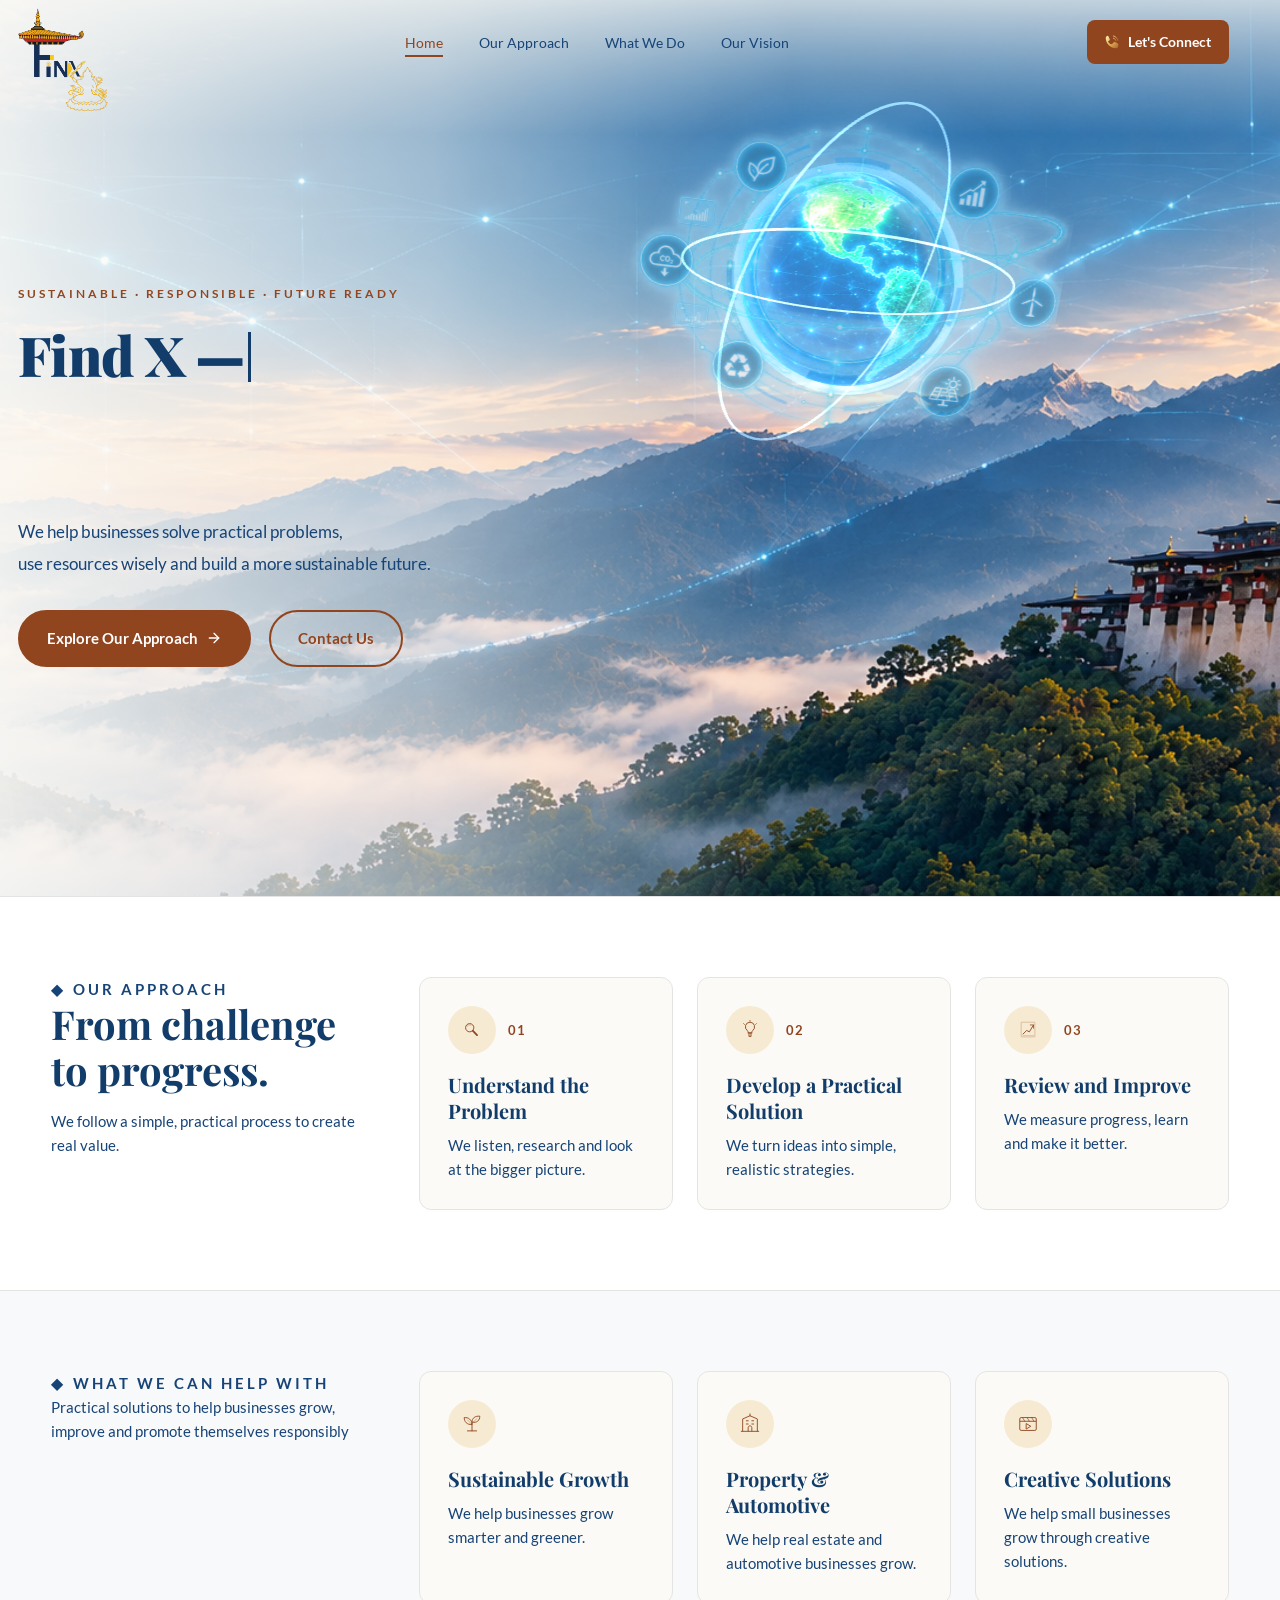
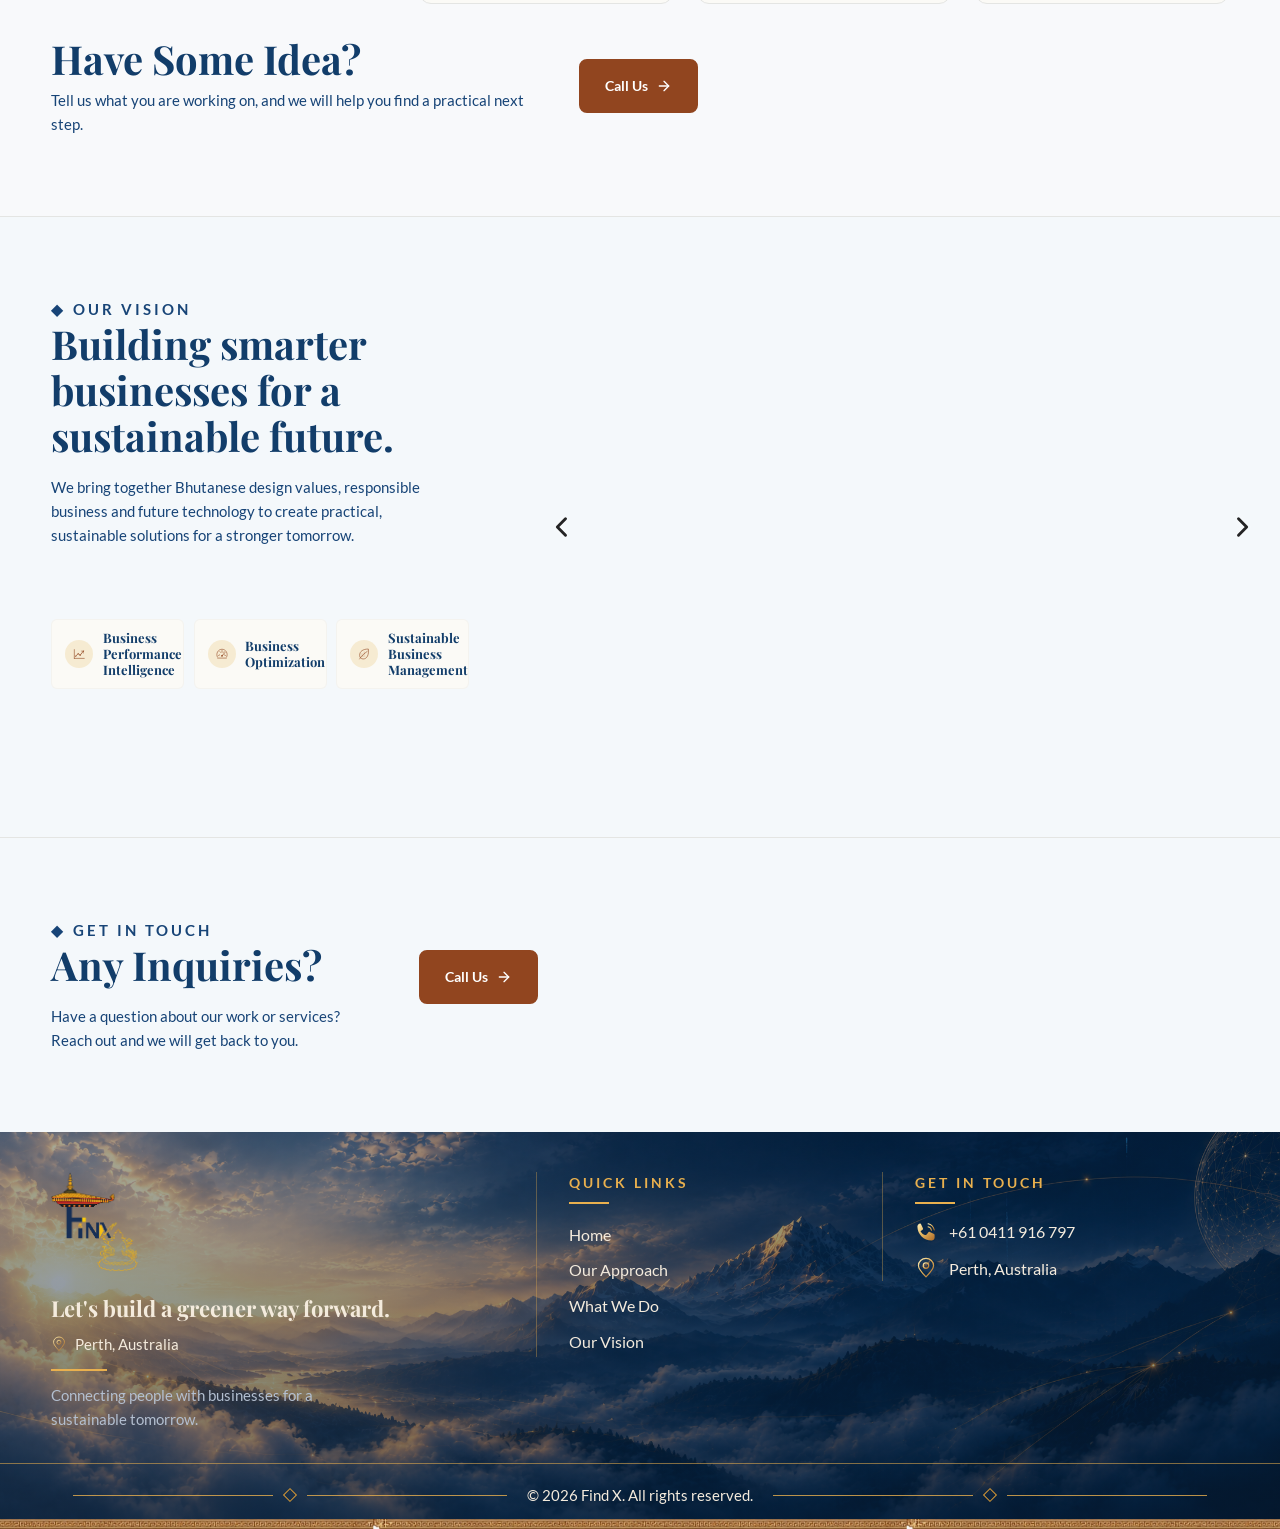
<file: index.html>
<!DOCTYPE html>
<html lang="en">
<head>
  <meta charset="UTF-8">
  <meta name="viewport" content="width=device-width, initial-scale=1.0, viewport-fit=cover">
  <meta name="theme-color" content="#FFFFFF">
  <meta http-equiv="Content-Security-Policy" content="default-src 'none'; script-src 'self'; style-src 'self'; img-src 'self'; font-src 'self'; connect-src 'none'; media-src 'none'; object-src 'none'; frame-src 'none'; worker-src 'none'; manifest-src 'none'; base-uri 'none'; form-action 'none'; upgrade-insecure-requests; require-trusted-types-for 'script'; trusted-types 'none'">
  <meta name="referrer" content="strict-origin-when-cross-origin">
  <title>Find X | Find a greener way forward</title>
  <meta name="description" content="Find X helps businesses solve practical problems, market responsibly and make better use of their resources.">
  <link rel="stylesheet" href="css/style.css">
</head>
<body>

  <svg class="sprite" aria-hidden="true" focusable="false">
    <symbol id="i-arrow-right" viewBox="0 0 24 24" fill="none" stroke="currentColor" stroke-width="2" stroke-linecap="round" stroke-linejoin="round">
      <path d="M5 12h14"/><path d="m12 5 7 7-7 7"/>
    </symbol>
  </svg>

  <a class="skip-link" href="#main">Skip to content</a>

  <header class="site-header">
    <div class="container header-inner">

      <a href="#top" class="logo" aria-label="Find X home">
        <img src="assets/images/logo.png" alt="Find X" class="logo-img" width="200" height="68">
      </a>

      <nav class="site-nav" aria-label="Main navigation">
        <ul class="nav-list">
          <li>
            <a href="#top" aria-current="true">
              <span class="nav-icon nav-icon--home" aria-hidden="true"></span>
              <span class="nav-label">Home</span>
            </a>
          </li>
          <li>
            <a href="#approach">
              <span class="nav-icon nav-icon--approach" aria-hidden="true"></span>
              <span class="nav-label"><span class="nav-long">Our </span>Approach</span>
            </a>
          </li>
          <li>
            <a href="#services">
              <span class="nav-icon nav-icon--services" aria-hidden="true"></span>
              <span class="nav-label"><span class="nav-long">What We Do</span><span class="nav-short">Services</span></span>
            </a>
          </li>
          <li>
            <a href="#vision">
              <span class="nav-icon nav-icon--vision" aria-hidden="true"></span>
              <span class="nav-label"><span class="nav-long">Our </span>Vision</span>
            </a>
          </li>
          <li class="nav-contact">
            <a href="#contact">
              <span class="nav-icon nav-icon--contact" aria-hidden="true"></span>
              <span class="nav-label">Contact</span>
            </a>
          </li>
        </ul>
        <span class="nav-indicator" aria-hidden="true"></span>
      </nav>

      <a href="tel:+610411916797" class="btn-header" aria-label="Let's Connect by phone">
        <img src="assets/icons/phone.svg" alt="" class="icon-sm" width="16" height="16" decoding="async" draggable="false">
        <span class="btn-header-text">Let's Connect</span>
      </a>

    </div>
  </header>

  <main id="main">

    <section id="top" class="hero">
      <div class="container hero-inner">

        <div class="hero-text">
          <p class="eyebrow">SUSTAINABLE · RESPONSIBLE · FUTURE READY</p>

          <h1 class="hero-title">
            <span class="title-line-1">Find X — Find a greener</span>
            <span class="title-line-2">way forward.</span>
          </h1>

          <p class="lead">We help businesses solve practical problems,</p>
          <p class="lead">use resources wisely and build a more sustainable future.</p>

          <div class="hero-actions">
            <a href="#approach" class="btn btn-primary">
              Explore Our Approach
              <svg class="icon icon-sm" aria-hidden="true" focusable="false"><use href="#i-arrow-right"/></svg>
            </a>
            <a href="#contact" class="btn btn-outline">Contact Us</a>
          </div>
        </div>

        <div class="hero-visual">
          <div class="orbit-stage" id="orbit-stage" aria-hidden="true">
            <canvas class="orbit-canvas" id="orbit-canvas"></canvas>
            <img src="assets/images/globe-fallback.png" alt="" class="orbit-fallback" width="1200" height="684" loading="lazy" decoding="async" draggable="false">
          </div>
        </div>

      </div>
    </section>

    <section id="approach" class="approach">
      <div class="container approach-inner">

        <div class="approach-intro">
          <p class="eyebrow">Our Approach</p>
          <h2>From challenge to progress.</h2>
          <p>We follow a simple, practical process to create real value.</p>
        </div>

        <div class="approach-cards">

          <article class="approach-card" tabindex="0">
            <div class="card-head">
              <span class="card-icon"><img src="assets/icons/search.svg" alt="" width="22" height="22" decoding="async"></span>
              <span class="card-num">01</span>
            </div>
            <h3 class="card-title">Understand the Problem</h3>
            <p class="card-summary">We listen, research and look at the bigger picture.</p>

            <div class="card-detail">
              <p class="detail-lead"><strong>We listen, research and look at the bigger picture.</strong></p>
              <ul>
                <li>Conversations with business owners to understand their goals and challenges.</li>
                <li>Research into business needs, existing practices and opportunities.</li>
                <li>Identifying key problems and areas where practical improvements can be made.</li>
              </ul>
            </div>
          </article>

          <article class="approach-card" tabindex="0">
            <div class="card-head">
              <span class="card-icon"><img src="assets/icons/lightbulb.svg" alt="" width="22" height="22" decoding="async"></span>
              <span class="card-num">02</span>
            </div>
            <h3 class="card-title">Develop a Practical Solution</h3>
            <p class="card-summary">We turn ideas into simple, realistic strategies.</p>

            <div class="card-detail">
              <p class="detail-lead"><strong>We turn ideas into simple, realistic strategies.</strong></p>
              <ul>
                <li>Solutions tailored to each business's needs, goals and resources.</li>
                <li>Practical marketing, creative advertising and sustainable business strategies.</li>
                <li>Clear plans and priorities before implementation begins.</li>
              </ul>
            </div>
          </article>

          <article class="approach-card" tabindex="0">
            <div class="card-head">
              <span class="card-icon"><img src="assets/icons/trending-up.svg" alt="" width="22" height="22" decoding="async"></span>
              <span class="card-num">03</span>
            </div>
            <h3 class="card-title">Review and Improve</h3>
            <p class="card-summary">We measure progress, learn and make it better.</p>

            <div class="card-detail">
              <p class="detail-lead"><strong>We measure progress, learn and make it better.</strong></p>
              <ul>
                <li>Track progress against the goals and outcomes agreed upon.</li>
                <li>Regular check-ins to understand what is working and what needs improvement.</li>
                <li>Refine strategies based on feedback and real results.</li>
              </ul>
            </div>
          </article>

        </div>
      </div>
    </section>

    <section id="services" class="approach services">
      <div class="container approach-inner">

        <div class="approach-intro">
          <p class="eyebrow">What We Can Help With</p>
          <p>Practical solutions to help businesses grow, improve and promote themselves responsibly</p>
        </div>

        <div class="approach-cards">

          <article class="approach-card" tabindex="0">
            <div class="card-head">
              <span class="card-icon"><img src="assets/icons/tree.svg" alt="" width="22" height="22" decoding="async"></span>
            </div>
            <h3 class="card-title">Sustainable Growth</h3>
            <p class="card-summary">We help businesses grow smarter and greener.</p>

            <div class="card-detail">
              <p class="detail-lead"><strong>We help businesses grow smarter and greener.</strong></p>
              <ul>
                <li>Identify opportunities to improve business practices and support sustainable growth</li>
                <li>Develop responsible marketing strategies that communicate genuine business values</li>
                <li>Explore practical ways to use resources more efficiently and reduce unnecessary waste</li>
              </ul>
            </div>
          </article>

          <article class="approach-card" tabindex="0">
            <div class="card-head">
              <span class="card-icon"><img src="assets/icons/property.svg" alt="" width="22" height="22" decoding="async"></span>
            </div>
            <h3 class="card-title">Property &amp; Automotive</h3>
            <p class="card-summary">We help real estate and automotive businesses grow.</p>

            <div class="card-detail">
              <p class="detail-lead"><strong>We help real estate and automotive businesses grow.</strong></p>
              <ul>
                <li>Understand business needs and identify opportunities for improvement</li>
                <li>Develop practical strategies to promote properties and vehicles</li>
                <li>Create professional visual content to showcase products and services</li>
              </ul>
            </div>
          </article>

          <article class="approach-card" tabindex="0">
            <div class="card-head">
              <span class="card-icon"><img src="assets/icons/video.svg" alt="" width="22" height="22" decoding="async"></span>
            </div>
            <h3 class="card-title">Creative Solutions</h3>
            <p class="card-summary">We help small businesses grow through creative solutions.</p>

            <div class="card-detail">
              <p class="detail-lead"><strong>We help small businesses grow through creative solutions.</strong></p>
              <ul>
                <li>Create motion graphics and 3D animations for advertising</li>
                <li>Develop engaging promotional materials for products and services</li>
                <li>Explore practical digital solutions that support business growth</li>
              </ul>
            </div>
          </article>

        </div>

        <div class="services-cta">
          <div class="services-cta-text approach-intro">
            <h2>Have Some Idea?</h2>
            <p>Tell us what you are working on, and we will help you find a practical next step.</p>
          </div>
          <div class="hero-actions">
            <a href="tel:+610411916797" class="btn btn-primary">
              Call Us
              <svg class="icon icon-sm" aria-hidden="true" focusable="false"><use href="#i-arrow-right"/></svg>
            </a>
          </div>
        </div>
      </div>
    </section>

    <section id="vision" class="approach vision">
      <div class="container approach-inner">

        <div class="approach-intro">
          <p class="eyebrow">Our Vision</p>
          <h2>Building smarter businesses for a sustainable future.</h2>
          <p>We bring together Bhutanese design values, responsible business and future technology to create practical, sustainable solutions for a stronger tomorrow.</p>

          <div class="vision-cards">

            <article class="approach-card vision-mini" tabindex="0">
              <span class="mini-icon"><img src="assets/icons/analytics.svg" alt="" width="20" height="20" decoding="async"></span>
              <h3 class="card-title">Business Performance Intelligence</h3>

              <div class="card-detail">
                <p class="detail-lead"><strong>Turning business data into meaningful insights.</strong></p>
                <ul>
                  <li>Performance dashboards that present important business indicators</li>
                  <li>Performance matrices to understand strengths and areas needing attention</li>
                  <li>Data-driven insights to support informed business decisions</li>
                </ul>
              </div>
            </article>

            <article class="approach-card vision-mini" tabindex="0">
              <span class="mini-icon"><img src="assets/icons/gauge.svg" alt="" width="20" height="20" decoding="async"></span>
              <h3 class="card-title">Business Optimization</h3>

              <div class="card-detail">
                <p class="detail-lead"><strong>Finding inefficiencies and creating opportunities for improvement.</strong></p>
                <ul>
                  <li>Identify operational inefficiencies and areas of underperformance</li>
                  <li>Understand where time, money and resources can be better utilized</li>
                  <li>Develop practical optimization systems and solutions that improve business performance</li>
                </ul>
              </div>
            </article>

            <article class="approach-card vision-mini" tabindex="0">
              <span class="mini-icon"><img src="assets/icons/leaf.svg" alt="" width="20" height="20" decoding="async"></span>
              <h3 class="card-title">Sustainable Business Management</h3>

              <div class="card-detail">
                <p class="detail-lead"><strong>Making business growth more efficient and sustainable.</strong></p>
                <ul>
                  <li>Encourage responsible and efficient resource utilization</li>
                  <li>Integrate sustainable practices into everyday business operations</li>
                  <li>Support long-term growth through smarter management and continuous improvement</li>
                </ul>
              </div>
            </article>

          </div>
        </div>

        <div class="vision-stage" id="vision-stage">

          <article class="vision-slide" tabindex="0">
            <div class="vision-bg">
              <img src="assets/vision/vision-1.png" alt="" width="800" height="600" decoding="async" draggable="false">
            </div>
            <div class="vision-shade" aria-hidden="true"></div>
            <div class="vision-caption">
              <p class="vision-kicker">01 · Business Performance Intelligence</p>
              <h3 class="vision-title">See the bigger picture.</h3>
              <p class="vision-text">We envision intelligent performance dashboards that bring important business information together, helping businesses understand their current position and make informed decisions.</p>
            </div>
            <div class="card-detail">
              <p class="detail-lead"><strong>Making business performance easier to understand.</strong></p>
              <ul>
                <li>Centralized dashboards presenting key business performance indicators</li>
                <li>Clear performance matrices to track progress against business goals</li>
                <li>Meaningful insights that help business owners make informed decisions</li>
              </ul>
            </div>
          </article>

          <article class="vision-slide" tabindex="0">
            <div class="vision-bg">
              <img src="assets/vision/vision-3.png" alt="" width="800" height="600" decoding="async" draggable="false">
            </div>
            <div class="vision-shade" aria-hidden="true"></div>
            <div class="vision-caption">
              <p class="vision-kicker">02 · Business Optimization</p>
              <h3 class="vision-title">Find inefficiencies. Unlock potential.</h3>
              <p class="vision-text">We aim to help businesses identify where they are losing time, money and resources, turning those findings into practical opportunities for improvement.</p>
            </div>
            <div class="card-detail">
              <p class="detail-lead"><strong>Understanding what holds a business back and how to improve it.</strong></p>
              <ul>
                <li>Identify operational inefficiencies and areas of underperformance</li>
                <li>Analyze business processes to understand where improvements are needed</li>
                <li>Develop practical optimization systems to improve efficiency and performance</li>
              </ul>
            </div>
          </article>

          <article class="vision-slide" tabindex="0">
            <div class="vision-bg">
              <img src="assets/vision/vision-4.png" alt="" width="800" height="600" decoding="async" draggable="false">
            </div>
            <div class="vision-shade" aria-hidden="true"></div>
            <div class="vision-caption">
              <p class="vision-kicker">03 · Sustainable Business Management</p>
              <h3 class="vision-title">Smarter operations. Sustainable growth.</h3>
              <p class="vision-text">We want to help businesses balance performance with responsible resource management, building efficient operations that support long-term sustainable growth.</p>
            </div>
            <div class="card-detail">
              <p class="detail-lead"><strong>Building businesses that grow responsibly and efficiently.</strong></p>
              <ul>
                <li>Encourage efficient use of energy, materials, time and other resources</li>
                <li>Identify opportunities to reduce unnecessary costs and waste</li>
                <li>Support sustainable business practices that create long-term value</li>
              </ul>
            </div>
          </article>

          <article class="vision-slide" tabindex="0">
            <div class="vision-bg">
              <img src="assets/vision/vision-5.png" alt="" width="800" height="600" decoding="async" draggable="false">
            </div>
            <div class="vision-shade" aria-hidden="true"></div>
            <div class="vision-caption">
              <p class="vision-kicker">01 · Business Performance Intelligence</p>
              <h3 class="vision-title">From data to better decisions.</h3>
              <p class="vision-text">We see data as more than numbers. Our vision is to turn business information into useful insights that reveal performance trends and guide better decisions.</p>
            </div>
            <div class="card-detail">
              <p class="detail-lead"><strong>Helping businesses understand what their data is telling them.</strong></p>
              <ul>
                <li>Bring relevant business information together for clearer analysis</li>
                <li>Track important indicators and compare performance over time</li>
                <li>Use data-driven insights to identify opportunities and guide future planning</li>
              </ul>
            </div>
          </article>

          <article class="vision-slide" tabindex="0">
            <div class="vision-bg">
              <img src="assets/vision/vision-2.png" alt="" width="800" height="600" decoding="async" draggable="false">
            </div>
            <div class="vision-shade" aria-hidden="true"></div>
            <div class="vision-caption">
              <p class="vision-kicker">02 · Business Optimization</p>
              <h3 class="vision-title">Better systems. Better performance.</h3>
              <p class="vision-text">We aim to develop practical business systems that simplify operations, improve resource utilization and help businesses work more effectively.</p>
            </div>
            <div class="card-detail">
              <p class="detail-lead"><strong>Turning identified problems into practical improvements.</strong></p>
              <ul>
                <li>Understand operational challenges and recurring inefficiencies</li>
                <li>Improve workflows and make better use of available resources</li>
                <li>Develop scalable solutions that adapt to changing business needs</li>
              </ul>
            </div>
          </article>

          <article class="vision-slide" tabindex="0">
            <div class="vision-bg">
              <img src="assets/vision/vision-4.png" alt="" width="800" height="600" decoding="async" draggable="false">
            </div>
            <div class="vision-shade" aria-hidden="true"></div>
            <div class="vision-caption">
              <p class="vision-kicker">03 · Sustainable Business Management</p>
              <h3 class="vision-title">Efficiency today. A sustainable tomorrow.</h3>
              <p class="vision-text">We envision businesses that make responsible decisions, reduce unnecessary resource consumption and build sustainable practices into their operations.</p>
            </div>
            <div class="card-detail">
              <p class="detail-lead"><strong>Making sustainability part of everyday business decisions.</strong></p>
              <ul>
                <li>Promote responsible resource utilization across business operations</li>
                <li>Identify opportunities to minimize waste and improve efficiency</li>
                <li>Build long-term business value through sustainable management practices</li>
              </ul>
            </div>
          </article>

          <article class="vision-slide" tabindex="0">
            <div class="vision-bg">
              <img src="assets/vision/vision-6.png" alt="" width="800" height="600" decoding="async" draggable="false">
            </div>
            <div class="vision-shade" aria-hidden="true"></div>
            <div class="vision-caption">
              <p class="vision-kicker">04 · Our Future Platform</p>
              <h3 class="vision-title">One platform. A clearer picture of your business.</h3>
              <p class="vision-text">We envision an intelligent business platform that brings business operations, performance insights and management tools together, helping businesses understand their position and identify opportunities for improvement.</p>
            </div>
            <div class="card-detail">
              <p class="detail-lead"><strong>Building an intelligent platform for complete business management.</strong></p>
              <ul>
                <li>Bring essential business operations and performance information together in one place</li>
                <li>Monitor key indicators through clear dashboards and performance matrices</li>
                <li>Identify inefficiencies and turn business insights into actionable improvements</li>
              </ul>
            </div>
          </article>

          <button type="button" class="vision-arrow vision-prev" aria-label="Previous image">
            <img src="assets/icons/left.svg" alt="" width="28" height="28" decoding="async" draggable="false">
          </button>
          <button type="button" class="vision-arrow vision-next" aria-label="Next image">
            <img src="assets/icons/right.svg" alt="" width="28" height="28" decoding="async" draggable="false">
          </button>

        </div>
      </div>
    </section>

    <section id="contact" class="approach contact-section">
      <div class="container approach-inner">

        <div class="approach-intro">
          <p class="eyebrow">Get in Touch</p>
          <h2>Any Inquiries?</h2>
          <p>Have a question about our work or services? Reach out and we will get back to you.</p>
        </div>

        <div class="hero-actions">
          <a href="tel:+610411916797" class="btn btn-primary">
            Call Us
            <svg class="icon icon-sm" aria-hidden="true" focusable="false"><use href="#i-arrow-right"/></svg>
          </a>
        </div>

      </div>
    </section>

  </main>

  <footer class="site-footer">

    <div class="container footer-grid">

      <div class="footer-col footer-brand">
        <a href="#top" class="footer-logo" aria-label="Find X home">
          <span class="footer-logo-plate">
            <img src="assets/images/logo.png" alt="Find X" class="footer-logo-img" width="200" height="180" decoding="async" draggable="false">
          </span>
        </a>

        <p class="footer-tagline">Let's build a greener way forward.</p>

        <p class="footer-location">
          <img src="assets/icons/location.svg" alt="" class="footer-small-icon" width="18" height="18" decoding="async" draggable="false">
          <a href="https://www.google.com/maps/search/?api=1&amp;query=Perth+Western+Australia" target="_blank" rel="noopener noreferrer"><span>Perth, Australia</span></a>
        </p>

        <span class="footer-rule" aria-hidden="true"></span>

        <p class="footer-description">Connecting people with businesses for a sustainable tomorrow.</p>
      </div>

      <nav class="footer-col" aria-labelledby="footer-links-heading">
        <h3 class="footer-heading" id="footer-links-heading">Quick Links</h3>
        <ul class="footer-links">
          <li><a href="#top">Home</a></li>
          <li><a href="#approach">Our Approach</a></li>
          <li><a href="#services">What We Do</a></li>
          <li><a href="#vision">Our Vision</a></li>
        </ul>
      </nav>

      <div class="footer-col">
        <h3 class="footer-heading">Get in Touch</h3>
        <ul class="footer-contact">
          <li>
            <img src="assets/icons/phone.svg" alt="" width="24" height="24" decoding="async" draggable="false">
            <a href="tel:+610411916797">+61 0411 916 797</a>
          </li>
          <li>
            <img src="assets/icons/location.svg" alt="" width="24" height="24" decoding="async" draggable="false">
            <a href="https://www.google.com/maps/search/?api=1&amp;query=Perth+Western+Australia" target="_blank" rel="noopener noreferrer">Perth, Australia</a>
          </li>
        </ul>
      </div>

    </div>

    <div class="container footer-bottom">
      <div class="footer-bottom-inner">
        <span class="footer-rule-group" aria-hidden="true">
          <span class="footer-line"></span>
          <span class="footer-ornament"></span>
          <span class="footer-line"></span>
        </span>

        <p class="footer-copyright">&copy; 2026 Find X. All rights reserved.</p>

        <span class="footer-rule-group footer-rule-group--right" aria-hidden="true">
          <span class="footer-line"></span>
          <span class="footer-ornament"></span>
          <span class="footer-line"></span>
        </span>
      </div>
    </div>

  </footer>
  <div class="footer-divider" aria-hidden="true"></div>
  <script src="js/vendor/three.min.js" integrity="sha384-CI3ELBVUz9XQO+97x6nwMDPosPR5XvsxW2ua7N1Xeygeh1IxtgqtCkGfQY9WWdHu" crossorigin="anonymous" defer></script>
  <script src="js/main.js" defer></script>
  <script src="js/globe.js" defer></script>
</body>
</html>
</file>
<file: css/style.css>
@font-face {
  font-family: "Playfair Display";
  src: url("../assets/fonts/PlayfairDisplay-Bold.woff2") format("woff2");
  font-weight: 700;
  font-style: normal;
  font-display: swap;
}

@font-face {
  font-family: "Lato";
  src: url("../assets/fonts/Lato-Regular.woff2") format("woff2");
  font-weight: 400;
  font-style: normal;
  font-display: swap;
}

@font-face {
  font-family: "Lato";
  src: url("../assets/fonts/Lato-Bold.woff2") format("woff2");
  font-weight: 700;
  font-style: normal;
  font-display: swap;
}

:root {
  --bg: #FBFAF6;
  --white: #FFFFFF;
  --navy: #123D6A;
  --blue: #174477;
  --brown: #91451F;
  --brown-dark: #74361A;
  --gold: #DDA64B;
  --card-border: #E4E5E3;
  --cream: #F6EBD2;
  --ease-out: cubic-bezier(0.22, 0.61, 0.36, 1);

  --header-h: 84px;
  --hero-ratio: calc(377 / 986);
  --hero-image: url("../assets/images/background.png");
}

html {
  scroll-behavior: smooth;
  scrollbar-width: none;
  -ms-overflow-style: none;
}

html::-webkit-scrollbar { display: none; }

html.panel-open body { overflow: hidden; }

*, *::before, *::after { box-sizing: border-box; }

body {
  margin: 0;
  font-family: "Lato", Arial, Helvetica, sans-serif;
  font-size: 15px;
  font-weight: 400;
  line-height: 1.6;
  color: var(--blue);
  background: var(--bg);
  overflow-x: hidden;
  -webkit-font-smoothing: antialiased;
}

img { max-width: 100%; height: auto; display: block; }

p { margin: 0 0 1rem; }

h1 {
  font-family: "Playfair Display", Georgia, "Times New Roman", serif;
  font-weight: 700;
  color: var(--navy);
  margin: 0;
}

.container { width: min(1200px, 92%); margin: 0 auto; }

.sprite {
  position: absolute;
  width: 0;
  height: 0;
  overflow: hidden;
}

.icon { fill: none; stroke: currentColor; flex-shrink: 0; }
.icon-sm { width: 16px; height: 16px; }

.skip-link {
  position: absolute;
  left: -999px;
  top: 0;
  background: var(--brown);
  color: var(--white);
  padding: 0.5rem 1rem;
  z-index: 100;
}

.skip-link:focus { left: 1rem; top: 1rem; }

a:focus-visible,
button:focus-visible,
.approach-card:focus-visible {
  outline: 3px solid var(--gold);
  outline-offset: 3px;
}

.site-header {
  position: sticky;
  top: 0;
  z-index: 20;
  height: var(--header-h);
  background: var(--white);
  box-shadow: 0 1px 0 var(--card-border);
}

.header-inner {
  height: 100%;
  display: flex;
  align-items: center;
  justify-content: space-between;
  gap: 1.5rem;
}

.logo {
  display: inline-flex;
  align-items: center;
  text-decoration: none;
}

.logo-img {
  height: 68px;
  width: auto;
}

.site-nav {
  flex: 1;
  display: flex;
  justify-content: center;
}

.site-nav ul {
  list-style: none;
  display: flex;
  gap: 2.25rem;
  margin: 0;
  padding: 0;
}

.site-nav a {
  color: var(--blue);
  text-decoration: none;
  font-size: 14px;
  padding-top: 2px;
  padding-bottom: 4px;
  border-bottom: 2px solid transparent;
  transition: color 250ms var(--ease-out), border-color 250ms var(--ease-out);
}

.site-nav a:hover { color: var(--brown); }

.site-nav a[aria-current="true"] {
  color: var(--brown);
  border-bottom-color: var(--brown);
}

/* Phone-only pieces of the nav, hidden on larger screens */
.nav-icon,
.nav-short,
.nav-contact,
.nav-indicator { display: none; }

@media (min-width: 769px) and (max-width: 1023px) {
  .site-nav ul { gap: 1.4rem; }
  .logo-img { height: 58px; }
}

.btn-header {
  display: inline-flex;
  align-items: center;
  gap: 0.5rem;
  background: var(--brown);
  color: var(--white);
  font-size: 14px;
  font-weight: 700;
  padding: 0.7rem 1.1rem;
  border-radius: 8px;
  text-decoration: none;
  white-space: nowrap;
  transition: background-color 250ms var(--ease-out);
}

.btn-header:hover { background: var(--brown-dark); }

.btn {
  display: inline-flex;
  align-items: center;
  justify-content: center;
  gap: 0.5rem;
  padding: 0.85rem 1.5rem;
  border-radius: 8px;
  border: 2px solid var(--brown);
  font-size: 14px;
  font-weight: 700;
  text-decoration: none;
  transition: background-color 250ms var(--ease-out), color 250ms var(--ease-out), border-color 250ms var(--ease-out);
}

.btn-primary { background: var(--brown); color: var(--white); }
.btn-primary:hover { background: var(--brown-dark); border-color: var(--brown-dark); }

.btn-outline { background: transparent; color: var(--brown); }
.btn-outline:hover { background: var(--brown); color: var(--white); }

.hero {
  position: relative;
  display: flex;
  align-items: center;
  min-height: calc(100vw * var(--hero-ratio));
  background-color: var(--bg);
  background-image:
    linear-gradient(90deg,
      rgba(251, 250, 246, 0.92) 0%,
      rgba(251, 250, 246, 0.55) 34%,
      rgba(251, 250, 246, 0) 62%),
    var(--hero-image);
  background-repeat: no-repeat;
  background-size: 100% 100%, cover;
  background-position: left top, center center;
}

.hero-inner {
  display: grid;
  grid-template-columns: minmax(0, 1.1fr) minmax(0, 0.9fr);
  align-items: center;
  gap: 2rem;
  padding: 4rem 0;
}

.hero-text {
  max-width: 540px;
  position: relative;
  z-index: 2;
  transform: translate(-12px, -10px);
}

.eyebrow {
  font-size: 11px;
  font-weight: 700;
  text-transform: uppercase;
  letter-spacing: 2px;
  color: var(--brown);
  margin-bottom: 1rem;
}

.hero-title {
  font-size: 44px;
  font-weight: 700;
  line-height: 1.08;
  margin: 0 0 1.25rem;
  min-height: 3.24em;
}

.title-line-1 { display: block; color: var(--navy); }
.title-line-2 { display: block; color: var(--brown); }

.lead {
  font-size: 15px;
  color: var(--blue);
  max-width: 480px;
  margin-bottom: 0.6rem;
}

.hero-actions {
  display: flex;
  flex-wrap: wrap;
  gap: 1rem;
  margin-top: 1.75rem;
}

.hero-visual {
  display: flex;
  justify-content: flex-start;
  align-items: center;
  margin-left: -200px;
  position: relative;
  z-index: 1;
}

.orbit-stage {
  position: relative;
  width: min(100%, 440px);
  aspect-ratio: 1333 / 1181;
  cursor: grab;
  touch-action: none;
  user-select: none;
  -webkit-user-select: none;
  -webkit-tap-highlight-color: transparent;
}

.orbit-stage.is-dragging { cursor: grabbing; }

.orbit-canvas {
  position: absolute;
  inset: 0;
  width: 100%;
  height: 100%;
  display: block;
}

.orbit-fallback {
  display: none;
  width: 100%;
  height: auto;
  pointer-events: none;
  -webkit-user-drag: none;
  user-select: none;
}

.orbit-stage.no-webgl {
  aspect-ratio: auto;
  cursor: default;
}

.orbit-stage.no-webgl .orbit-canvas { display: none; }
.orbit-stage.no-webgl .orbit-fallback { display: block; }

@media (min-width: 768px) and (max-width: 1023px) {
  .hero-inner {
    gap: 1.5rem;
    padding: 3rem 0;
  }

  .hero-text {
    transform: translate(-8px, -8px);
  }

  .hero-title {
    font-size: 36px;
    min-height: 5.4em;
  }

  .hero-visual {
    margin-left: -90px;
  }

  .orbit-stage {
    width: min(100%, 360px);
  }
}

@media (max-width: 767px) {
  .hero {
    display: block;
    min-height: 0;
    background-color: var(--bg);
    background-image: var(--hero-image);
    background-size: 100% auto;
    background-position: center top;
    background-repeat: no-repeat;
    padding-top: calc(100vw * var(--hero-ratio));
  }

  .hero-inner {
    grid-template-columns: 1fr;
    padding: 2.5rem 0 3rem;
    gap: 2.5rem;
  }

  .hero-text {
    max-width: 100%;
    transform: none;
  }

  .hero-title {
    font-size: 36px;
    min-height: 5.4em;
  }
}

/* Phone: Facebook-style tab bar fixed to the bottom of the screen */
@media (max-width: 768px) {
  :root {
    --header-h: 64px;
    --tabbar-h: 62px;
    --tabbar-total: calc(var(--tabbar-h) + env(safe-area-inset-bottom, 0px));
  }

  body { padding-bottom: var(--tabbar-total); }

  .logo-img { height: 48px; }

  .btn-header {
    width: 42px;
    height: 42px;
    padding: 0;
    justify-content: center;
    border-radius: 50%;
  }

  .btn-header .icon-sm { width: 20px; height: 20px; }

  .btn-header-text {
    position: absolute;
    width: 1px;
    height: 1px;
    overflow: hidden;
    clip: rect(0 0 0 0);
    white-space: nowrap;
  }

  .site-nav {
    position: fixed;
    left: 0;
    right: 0;
    bottom: 0;
    z-index: 30;
    display: block;
    height: var(--tabbar-total);
    padding-bottom: env(safe-area-inset-bottom, 0px);
    background: rgba(255, 255, 255, 0.97);
    border-top: 1px solid var(--card-border);
    box-shadow: 0 -4px 18px rgba(18, 61, 106, 0.08);
    -webkit-backdrop-filter: saturate(180%) blur(12px);
    backdrop-filter: saturate(180%) blur(12px);
  }

  .site-nav ul {
    display: grid;
    grid-template-columns: repeat(5, minmax(0, 1fr));
    gap: 0;
    height: var(--tabbar-h);
  }

  .nav-contact { display: block; }

  .site-nav a {
    position: relative;
    display: flex;
    flex-direction: column;
    align-items: center;
    justify-content: center;
    gap: 3px;
    height: 100%;
    padding: 0 2px;
    border: 0;
    color: #65748A;
    font-size: 11px;
    font-weight: 700;
    line-height: 1.1;
    -webkit-tap-highlight-color: transparent;
    isolation: isolate;
    transition: color 200ms var(--ease-out);
  }

  .site-nav a:hover { color: var(--brown); }

  .site-nav a[aria-current="true"] {
    color: var(--brown);
    border: 0;
  }

  /* Press feedback, like a native tab */
  .site-nav a::before {
    content: "";
    position: absolute;
    inset: 6px 8%;
    border-radius: 10px;
    background: var(--cream);
    opacity: 0;
    transform: scale(0.85);
    transition: opacity 200ms var(--ease-out), transform 200ms var(--ease-out);
    z-index: -1;
  }

  .site-nav a:active::before {
    opacity: 1;
    transform: scale(1);
  }

  /* Icons load from assets/icons/ and are used as a mask, so they are
     painted in the link's text colour (grey, or brown when active). */
  .nav-icon {
    display: block;
    width: 24px;
    height: 24px;
    background-color: currentColor;
    -webkit-mask: var(--icon) center / contain no-repeat;
    mask: var(--icon) center / contain no-repeat;
    transition: transform 250ms var(--ease-out);
  }

  .nav-icon--home     { --icon: url("../assets/icons/nav-home.svg"); }
  .nav-icon--approach { --icon: url("../assets/icons/nav-approach.svg"); }
  .nav-icon--services { --icon: url("../assets/icons/nav-services.svg"); }
  .nav-icon--vision   { --icon: url("../assets/icons/nav-vision.svg"); }
  .nav-icon--contact  { --icon: url("../assets/icons/nav-contact.svg"); }

  .site-nav a[aria-current="true"] .nav-icon {
    transform: translateY(-1px) scale(1.1);
  }

  .nav-label {
    max-width: 100%;
    overflow: hidden;
    text-overflow: ellipsis;
    white-space: nowrap;
  }

  .nav-long { display: none; }
  .nav-short { display: inline; }

  /* Sliding bar at the top of the active tab */
  .nav-indicator {
    display: block;
    position: absolute;
    top: -1px;
    left: 0;
    width: 20%;
    height: 3px;
    pointer-events: none;
    transform: translateX(calc(var(--nav-index, 0) * 100%));
    transition: transform 320ms var(--ease-out);
  }

  .nav-indicator::after {
    content: "";
    display: block;
    width: 56%;
    height: 100%;
    margin: 0 auto;
    border-radius: 0 0 3px 3px;
    background: var(--brown);
  }
}

@media (max-width: 340px) {
  .site-nav a { font-size: 10px; }
  .nav-icon { width: 22px; height: 22px; }
}

@media (max-width: 480px) {
  .hero-title { font-size: 32px; }

  .hero-actions { flex-direction: column; }

  .hero-actions .btn { width: 100%; }
}

@media (max-width: 767px) {
  .hero-visual {
    position: absolute;
    top: 0;
    left: 0;
    right: 0;
    height: calc(100vw * var(--hero-ratio));
    margin: 0;
    justify-content: flex-start;
    z-index: 1;
  }

  .orbit-stage {
    position: absolute;
    left: 11vw;
    top: 50%;
    transform: translateY(-50%);
    width: 46vw;
    margin: 0;
  }
}

.type-cursor {
  display: inline-block;
  width: 2px;
  height: 0.9em;
  margin-left: 3px;
  vertical-align: -0.08em;
  background: currentColor;
  animation: cursor-blink 0.9s steps(1) infinite;
  transition: opacity 0.6s var(--ease-out);
}

@keyframes cursor-blink {
  0%, 100% { opacity: 1; }
  50%      { opacity: 0; }
}

.approach {
  scroll-margin-top: var(--header-h);
  padding: 5rem 0;
  background: var(--white);
  border-top: 1px solid var(--card-border);
}

.approach-inner {
  display: grid;
  grid-template-columns: minmax(0, 0.85fr) minmax(0, 2.15fr);
  gap: 3rem;
  align-items: start;
}

.approach-intro .eyebrow::before {
  content: "\25C6";
  margin-right: 0.4rem;
}

.approach-intro h2 {
  font-family: "Playfair Display", Georgia, "Times New Roman", serif;
  font-size: 40px;
  font-weight: 700;
  line-height: 1.15;
  color: var(--navy);
  margin: 0 0 1rem;
}

.approach-intro > p {
  font-size: 15px;
  color: var(--blue);
  max-width: 320px;
  margin: 0;
}

.approach-cards {
  display: grid;
  grid-template-columns: repeat(3, minmax(0, 1fr));
  gap: 1.5rem;
}

.approach-card {
  position: relative;
  background: var(--bg);
  border: 1px solid var(--card-border);
  border-radius: 12px;
  padding: 1.75rem;
  cursor: pointer;
  transition: box-shadow 300ms var(--ease-out);
}

.approach-card:hover {
  box-shadow: 0 10px 26px rgba(18, 61, 106, 0.08);
}

.card-head {
  display: flex;
  align-items: center;
  gap: 0.75rem;
  margin-bottom: 1.1rem;
}

.card-icon {
  width: 48px;
  height: 48px;
  border-radius: 50%;
  background: var(--cream);
  display: grid;
  place-items: center;
  flex-shrink: 0;
}

.card-icon img {
  width: 22px;
  height: 22px;
}

.card-num {
  font-size: 13px;
  font-weight: 700;
  letter-spacing: 1px;
  color: var(--brown);
}

.card-title {
  font-family: "Playfair Display", Georgia, "Times New Roman", serif;
  font-size: 20px;
  font-weight: 700;
  line-height: 1.3;
  color: var(--navy);
  margin: 0 0 0.6rem;
}

.card-summary {
  font-size: 15px;
  line-height: 1.6;
  color: var(--blue);
  margin: 0;
}

.card-detail {
  position: fixed;
  top: 0;
  left: 0;
  right: 0;
  bottom: 0;
  z-index: 9;
  background: var(--white);
  overflow-y: auto;
  overscroll-behavior: contain;
  cursor: pointer;
  padding-top: calc(var(--header-h) + clamp(2.5rem, 6vw, 4.5rem));
  padding-bottom: clamp(2.5rem, 6vw, 4.5rem);
  padding-left: max(1.5rem, calc((100vw - 1100px) / 2));
  padding-right: max(1.5rem, calc((100vw - 1100px) / 2));
  clip-path: inset(0 0 100% 0);
  visibility: hidden;
  transition:
    clip-path 650ms var(--ease-out),
    visibility 0s linear 650ms;
}

.approach-card.is-open .card-detail,
.vision-slide.is-open .card-detail {
  clip-path: inset(0 0 0 0);
  visibility: visible;
  transition:
    clip-path 650ms var(--ease-out),
    visibility 0s;
}

.panel-label {
  font-size: 12px;
  font-weight: 700;
  letter-spacing: 2px;
  text-transform: uppercase;
  color: var(--brown);
  margin: 0 0 1.25rem;
}

.detail-lead {
  font-family: "Playfair Display", Georgia, "Times New Roman", serif;
  font-size: clamp(30px, 3.6vw, 52px);
  font-weight: 700;
  line-height: 1.2;
  color: var(--navy);
  margin: 0 0 2rem;
  min-height: 2.4em;
  max-width: 900px;
}

.card-detail ul {
  margin: 0;
  padding-left: 1.3rem;
  max-width: 780px;
}

.card-detail li {
  font-size: clamp(16px, 1.4vw, 20px);
  line-height: 1.6;
  color: var(--blue);
  margin-bottom: 0.9rem;
}

.card-detail li::marker {
  color: var(--brown);
}

.panel-close {
  position: absolute;
  top: calc(var(--header-h) + 1.25rem);
  right: max(1.5rem, calc((100vw - 1100px) / 2));
  width: 44px;
  height: 44px;
  border: 0;
  border-radius: 50%;
  background: var(--cream);
  display: grid;
  place-items: center;
  cursor: pointer;
  transition: background-color 250ms var(--ease-out), transform 250ms var(--ease-out);
}

.panel-close:hover {
  background: var(--brown);
  transform: rotate(90deg);
}

.panel-close:hover img {
  filter: brightness(0) invert(1);
}

.panel-close img {
  width: 20px;
  height: 20px;
}

@media (max-width: 1023px) {
  .approach-inner {
    grid-template-columns: 1fr;
    gap: 2.5rem;
  }

  .approach-cards {
    grid-template-columns: 1fr;
  }

  .approach-intro > p { max-width: none; }
}

/* Tablets: keep the three cards side by side instead of one long column */
@media (min-width: 768px) and (max-width: 1023px) {
  .approach-cards {
    grid-template-columns: repeat(3, minmax(0, 1fr));
    gap: 1rem;
  }

  .approach-card { padding: 1.35rem; }

  .card-title { font-size: 18px; }
}

@media (max-width: 767px) {
  .approach { padding: 3.5rem 0; }

  .approach-intro h2 { font-size: 32px; }

  .approach-card { padding: 1.4rem; }

  .card-detail {
    padding-left: 1.25rem;
    padding-right: 1.25rem;
    padding-bottom: calc(var(--tabbar-total, 0px) + 2rem);
  }

  .panel-close {
    right: 1.25rem;
    top: calc(var(--header-h) + 0.75rem);
  }

  .detail-lead { font-size: 26px; min-height: 0; }

  .card-detail li { font-size: 16px; }
}

.services { background: #F8F9FB; }

/* "Have Some Idea?" row under the service cards, full width */
.services-cta {
  grid-column: 1 / -1;
  display: flex;
  flex-wrap: wrap;
  align-items: center;
  justify-content: flex-start;
  gap: 1.25rem 3rem;
  margin-top: -1rem;
}

.services-cta h2 { margin: 0 0 0.35rem; font-size: clamp(26px, 2.2vw, 36px); }

.services-cta .approach-intro > p { max-width: 32em; }

.services-cta .hero-actions { margin-top: 0; gap: 0.6rem; }

@media (max-width: 767px) {
  .services-cta { flex-direction: column; align-items: stretch; margin-top: 0; }
}

.vision { background: #F4F8FB; }

.contact-section { background: #F4F8FB; }

@media (min-width: 1024px) {
  .vision .approach-inner {
    grid-template-columns: minmax(0, 37fr) minmax(0, 63fr);
  }
}

.vision-stage {
  position: relative;
  width: calc(100% + (100vw - min(1200px, 92vw)) / 2);
  aspect-ratio: 16 / 9.65;
  overflow: hidden;
  background: #F4F8FB;
}

.vision-stage::after {
  content: "";
  position: absolute;
  top: 0;
  bottom: 0;
  left: 0;
  width: 3%;
  background: linear-gradient(90deg, #F4F8FB 0%, rgba(244, 248, 251, 0) 100%);
  pointer-events: none;
  z-index: 3;
}

.vision-slide {
  position: absolute;
  inset: 0;
  visibility: hidden;
  pointer-events: none;
  cursor: pointer;
  transition: visibility 0s linear 900ms;
}

.vision-slide.is-active {
  visibility: visible;
  pointer-events: auto;
  transition: visibility 0s;
}

.vision-slide.is-leaving {
  visibility: visible;
  pointer-events: none;
  transition: visibility 0s linear 900ms;
}

.vision-slide:focus-visible {
  outline: 3px solid var(--gold);
  outline-offset: 3px;
}

.vision-bg {
  position: absolute;
  inset: 0;
  opacity: 0;
  transform: translateX(6%) scale(1.03);
  transition: transform 900ms var(--ease-out), opacity 900ms var(--ease-out);
}

.vision-bg img {
  width: 100%;
  height: 100%;
  max-width: none;
  object-fit: cover;
  display: block;
  filter: brightness(1.06) saturate(1.08);
}

.vision-slide.is-active .vision-bg {
  opacity: 1;
  transform: none;
}

.vision-slide.is-leaving .vision-bg {
  opacity: 0;
  transform: translateX(-6%) scale(1.02);
}

.vision-shade {
  position: absolute;
  inset: 0;
  background: linear-gradient(0deg, rgba(10, 30, 60, 0.45) 0%, rgba(10, 30, 60, 0) 38%);
}

.vision-caption {
  position: absolute;
  left: 8%;
  bottom: 0;
  max-width: 70%;
  padding: clamp(1.25rem, 3vw, 2.25rem);
  color: #FFFFFF;
  opacity: 0;
  transform: translateY(18px);
  transition: opacity 700ms var(--ease-out), transform 700ms var(--ease-out);
}

.vision-slide.is-live .vision-caption {
  opacity: 1;
  transform: none;
  transition-delay: 350ms;
}

.vision-kicker {
  font-size: 11px;
  font-weight: 700;
  letter-spacing: 2px;
  text-transform: uppercase;
  color: #FFFFFF;
  margin: 0 0 0.6rem;
  text-shadow: 0 1px 4px rgba(0, 0, 0, 0.55), 0 0 12px rgba(0, 0, 0, 0.35);
}

.vision-title {
  font-family: "Playfair Display", Georgia, "Times New Roman", serif;
  font-size: clamp(22px, 2.6vw, 34px);
  font-weight: 700;
  line-height: 1.2;
  color: #FFFFFF;
  margin: 0 0 0.7rem;
  min-height: 2.4em;
  text-shadow: 0 2px 6px rgba(0, 0, 0, 0.55), 0 0 18px rgba(0, 0, 0, 0.35);
}

.vision-text {
  font-size: clamp(14px, 1.1vw, 16px);
  line-height: 1.6;
  color: #FFFFFF;
  margin: 0;
  max-width: 46ch;
  text-shadow: 0 1px 5px rgba(0, 0, 0, 0.6), 0 0 14px rgba(0, 0, 0, 0.35);
}

@media (max-width: 1023px) {
  .vision .container {
    width: 100%;
    max-width: none;
    padding: 0;
  }

  .vision .approach-inner {
    gap: 2rem;
  }

  .vision .approach-intro {
    padding: 0 1.25rem;
  }

  .vision-stage {
    width: 100%;
    aspect-ratio: 16 / 11;
    border-radius: 0;
  }

  .vision-stage::after {
    display: none;
  }

  .vision-caption {
    left: 0;
    max-width: 85%;
    padding: 1.5rem 1.25rem;
  }

  .vision-cards {
    padding: 0 1.25rem;
    max-width: none;
  }
}

@media (max-width: 639px) {
  .vision-stage { aspect-ratio: 4 / 5; }

  .vision-caption {
    max-width: 100%;
    padding: 1.25rem 1rem;
  }

  .vision-kicker {
    font-size: 11px;
    letter-spacing: 1.5px;
    margin-bottom: 0.4rem;
  }

  .vision-title {
    font-size: 20px;
    min-height: 2.5em;
    margin-bottom: 0.5rem;
  }

  .vision-text {
    font-size: 13px;
    line-height: 1.5;
  }

  .vision .approach-intro h2 { font-size: 28px; }

  .vision .approach-intro > p { font-size: 14px; }
}

.vision-cards {
  display: grid;
  grid-template-columns: repeat(3, minmax(0, 1fr));
  gap: 0.6rem;
  margin-top: 4.5rem;
  max-width: 460px;
}

.vision-mini {
  display: flex;
  flex-direction: row;
  align-items: center;
  gap: 0.6rem;
  min-height: 56px;
  padding: 0.6rem 0.8rem;
  background: var(--bg);
  border: 1px solid rgba(228, 229, 227, 0.35);
  border-radius: 6px;
  box-shadow: none;
  cursor: pointer;
  transition: box-shadow 300ms var(--ease-out), border-color 300ms var(--ease-out);
  min-width: 0;
}

.vision-mini:hover {
  border-color: rgba(228, 229, 227, 0.7);
  box-shadow: 0 6px 16px rgba(18, 61, 106, 0.07);
}

.vision-mini .mini-icon {
  width: 28px;
  height: 28px;
  border-radius: 50%;
  background: var(--cream);
  display: grid;
  place-items: center;
  flex-shrink: 0;
  margin: 0;
}

.vision-mini .mini-icon img {
  width: 14px;
  height: 14px;
}

.vision-mini .card-title {
  font-size: 13px;
  line-height: 1.25;
  margin: 0;
}

.vision-mini .card-detail {
  text-align: left;
}

@media (max-width: 639px) {
  .vision-cards {
    gap: 0.5rem;
    margin-top: 2.5rem;
  }

  .vision-mini {
    flex-direction: column;
    align-items: center;
    text-align: center;
    gap: 0.4rem;
    min-height: 0;
    padding: 0.7rem 0.4rem;
  }

  .vision-mini .mini-icon {
    width: 24px;
    height: 24px;
  }

  .vision-mini .mini-icon img {
    width: 12px;
    height: 12px;
  }

  .vision-mini .card-title {
    font-size: 11px;
    line-height: 1.25;
    text-align: center;
  }
}

@media (prefers-reduced-motion: reduce) {
  *, *::before, *::after {
    animation: none !important;
    transition: none !important;
    scroll-behavior: auto !important;
  }
}

:root {
  --footer-bg: #071A2E;
  --footer-gold: #E9B04E;
  --footer-ornament: #D99A35;
  --footer-text: #F4EBDD;
  --footer-muted: #B3BFD0;
  --footer-divider: rgba(233, 176, 78, 0.35);
}

.site-footer {
  position: relative;
  overflow: hidden;
  isolation: isolate;
  color: var(--footer-text);
  font-family: "Lato", Arial, Helvetica, sans-serif;
  background-color: var(--footer-bg);
  background-image:
    linear-gradient(180deg, rgba(7, 26, 46, 0.35) 0%, rgba(7, 26, 46, 0.55) 100%),
    url("../assets/images/footer-bg.png");
  background-size: cover;
  background-position: center bottom;
  background-repeat: no-repeat;
  padding: 2.5rem 0 0.75rem;
}

.footer-grid,
.footer-bottom {
  position: relative;
  z-index: 1;
}

.footer-grid {
  display: grid;
  grid-template-columns: 1.4fr 1fr 1fr;
  align-items: start;
}

.footer-col {
  padding: 0 2rem;
}

.footer-col:first-child {
  padding-left: 0;
}

.footer-col + .footer-col {
  border-left: 1px solid var(--footer-divider);
}

.footer-logo {
  display: inline-block;
  text-decoration: none;
}

.footer-logo-plate {
  display: inline-block;
}

.footer-logo-img {
  display: block;
  height: 64px;
  width: auto;
}

.footer-logo:focus-visible {
  outline: 3px solid var(--footer-gold);
  outline-offset: 4px;
  border-radius: 4px;
}

.footer-tagline {
  font-family: "Playfair Display", Georgia, "Times New Roman", serif;
  font-size: 22px;
  font-weight: 700;
  line-height: 1.35;
  color: var(--footer-text);
  margin: 1rem 0 0.5rem;
}

.footer-location {
  display: flex;
  align-items: center;
  gap: 0.5rem;
  font-size: 15px;
  color: var(--footer-text);
  margin: 0;
}

.footer-small-icon {
  width: 16px;
  height: 16px;
  flex-shrink: 0;
}

.footer-location a {
  color: inherit;
  text-decoration: none;
  transition: color 250ms ease;
}

.footer-location a:hover {
  color: var(--footer-gold);
}

.footer-location a:focus-visible {
  outline: 3px solid var(--footer-gold);
  outline-offset: 3px;
  border-radius: 2px;
}

.footer-rule {
  display: block;
  width: 56px;
  height: 2px;
  background: var(--footer-gold);
  margin: 0.8rem 0;
}

.footer-description {
  font-size: 15px;
  line-height: 1.6;
  color: var(--footer-muted);
  margin: 0;
  max-width: 320px;
}

.footer-heading {
  font-family: "Lato", Arial, Helvetica, sans-serif;
  font-size: 14px;
  font-weight: 700;
  letter-spacing: 3px;
  text-transform: uppercase;
  color: var(--footer-gold);
  margin: 0 0 0.9rem;
}

.footer-heading::after {
  content: "";
  display: block;
  width: 40px;
  height: 2px;
  background: var(--footer-gold);
  margin-top: 0.5rem;
}

.footer-links {
  list-style: none;
  margin: 0;
  padding: 0;
  display: grid;
  gap: 0.25rem;
}

.footer-links a {
  display: inline-block;
  padding: 3px 0;
  font-size: 16px;
  color: var(--footer-text);
  text-decoration: none;
  transition: color 250ms ease;
}

.footer-links a:hover {
  color: var(--footer-gold);
}

.footer-contact {
  list-style: none;
  margin: 0;
  padding: 0;
  display: grid;
  gap: 0.7rem;
}

.footer-contact li {
  display: flex;
  align-items: center;
  gap: 0.75rem;
  font-size: 16px;
  color: var(--footer-text);
}

.footer-contact img {
  width: 22px;
  height: 22px;
  flex-shrink: 0;
}

.footer-contact a {
  color: var(--footer-text);
  text-decoration: none;
  transition: color 250ms ease;
}

.footer-contact a:hover {
  color: var(--footer-gold);
}

.footer-links a:focus-visible,
.footer-contact a:focus-visible {
  outline: 3px solid var(--footer-gold);
  outline-offset: 3px;
  border-radius: 2px;
}

.footer-bottom {
  position: relative;
  margin-top: 2rem;
  padding-top: 1.25rem;
}

.footer-bottom::before {
  content: "";
  position: absolute;
  top: 0;
  left: 50%;
  width: 100vw;
  height: 1px;
  transform: translateX(-50%);
  background: var(--footer-gold);
  opacity: 0.55;
}

.footer-bottom-inner {
  display: grid;
  grid-template-columns: 1fr auto 1fr;
  align-items: center;
  gap: 1.25rem;
}

.footer-rule-group {
  display: flex;
  align-items: center;
  gap: 12px;
}

.footer-rule-group:not(.footer-rule-group--right) {
  justify-content: flex-end;
}

.footer-rule-group--right {
  justify-content: flex-start;
}

.footer-line {
  flex: 1 1 auto;
  max-width: 200px;
  height: 1px;
  background: var(--footer-gold);
  opacity: 0.8;
}

.footer-ornament {
  width: 10px;
  height: 10px;
  border: 1.5px solid var(--footer-ornament);
  transform: rotate(45deg);
  flex-shrink: 0;
}

.footer-copyright {
  font-size: 15px;
  color: var(--footer-text);
  text-align: center;
  margin: 0;
  white-space: nowrap;
}

.footer-divider {
  height: 10px;
  background-color: var(--footer-bg);
  background-image: url("../assets/images/footer-divider.jpeg");
  background-repeat: repeat-x;
  background-position: center;
  background-size: auto 100%;
}

@media (max-width: 1023px) {
  .footer-grid {
    grid-template-columns: 1fr 1fr;
    row-gap: 1.75rem;
  }

  .footer-brand {
    grid-column: 1 / -1;
  }

  .footer-col {
    padding: 0 1.25rem;
  }

  .footer-col:nth-child(2) {
    padding-left: 0;
    border-left: none;
  }

  .footer-bottom-inner {
    grid-template-columns: 1fr;
    justify-items: center;
  }

  .footer-rule-group {
    display: none;
  }

  .footer-copyright {
    white-space: normal;
  }
}

@media (max-width: 639px) {
  .site-footer {
    padding: 2rem 0 0.5rem;
    background-position: 60% bottom;
  }

  .footer-grid {
    grid-template-columns: 1fr;
    row-gap: 1.75rem;
    justify-items: center;
    text-align: center;
  }

  .footer-col,
  .footer-col:first-child,
  .footer-col + .footer-col,
  .footer-col:nth-child(n) {
    border-left: none;
    padding: 0;
  }

  .footer-brand {
    grid-column: auto;
    align-items: center;
  }

  .footer-rule {
    margin: 0.8rem auto;
  }

  .footer-description {
    margin: 0 auto;
  }

  .footer-location {
    justify-content: center;
  }

  .footer-logo-img {
    height: 52px;
  }

  .footer-tagline {
    font-size: 20px;
  }

  .footer-heading::after {
    margin: 0.5rem auto 0;
  }

  .footer-links {
    justify-items: center;
  }

  .footer-contact li {
    justify-content: center;
  }


  .footer-bottom {
    margin-top: 1.5rem;
  }

  .footer-copyright {
    font-size: 14px;
  }

  .footer-divider {
    height: 8px;
  }
}
/* Desktop only (1024px and up). Phone and tablet rules above are unchanged. */
@media (min-width: 1024px) {
  .approach-intro h2 { font-size: clamp(40px, 2.8vw, 52px); }

  .approach-intro > p { max-width: 26em; }

  .vision-stage { max-height: min(80vh, 780px); }
}

/* Small laptops: stack icon over title so the Vision labels are not cut off */
@media (min-width: 1024px) and (max-width: 1279px) {
  .vision-cards { max-width: none; }

  .vision-mini {
    flex-direction: column;
    text-align: center;
    gap: 0.45rem;
    padding: 0.75rem 0.5rem;
  }

  .vision-mini .card-title { font-size: 12px; }

  .card-title { font-size: 18px; }

  .approach-card { padding: 1.5rem; }
}

/* Large desktops: use more of the screen and scale text up */
@media (min-width: 1440px) {
  .container { width: min(1320px, 90%); }

  .vision-stage { width: calc(100% + (100vw - min(1320px, 90vw)) / 2); }

  .site-nav a,
  .btn-header,
  .btn { font-size: 15px; }

  .eyebrow { font-size: 12px; }

  .card-title { font-size: 22px; }

  .card-summary,
  .approach-intro > p { font-size: 16px; }

  .vision-cards { max-width: 520px; }

  .vision-mini .card-title { font-size: 14px; }
}

@media (min-width: 1920px) {
  :root { --header-h: 96px; }

  .container { width: min(1560px, 86%); }

  .vision-stage { width: calc(100% + (100vw - min(1560px, 86vw)) / 2); }

  .logo-img { height: 76px; }

  .site-nav ul { gap: 2.75rem; }

  .site-nav a,
  .btn-header,
  .btn { font-size: 16px; }

  .btn { padding: 1rem 1.75rem; }

  .approach { padding: 6.5rem 0; }

  .approach-cards { gap: 2rem; }

  .approach-card { padding: 2.25rem; }

  .card-title { font-size: 24px; }

  .card-summary,
  .approach-intro > p,
  .vision-text,
  .footer-description,
  .footer-location { font-size: 17px; }

  .footer-links a,
  .footer-contact li { font-size: 17px; }

  .footer-tagline { font-size: 26px; }
}

/* Desktop: hero image runs behind the header; header turns solid once scrolled */
@media (min-width: 1024px) {
  .site-header {
    background: transparent;
    box-shadow: none;
    transition: background-color 300ms var(--ease-out), box-shadow 300ms var(--ease-out);
  }

  .site-header.is-scrolled {
    background: var(--white);
    box-shadow: 0 1px 0 var(--card-border), 0 6px 18px rgba(18, 61, 106, 0.06);
  }

  .hero {
    margin-top: calc(-1 * var(--header-h));
    padding-top: var(--header-h);
    min-height: calc(100vw * var(--hero-ratio) + var(--header-h));
  }
}

@media (min-width: 1024px) {
  .hero {
    background-image:
      linear-gradient(180deg,
        rgba(251, 250, 246, 0.75) 0,
        rgba(251, 250, 246, 0) calc(var(--header-h) * 1.6)),
      linear-gradient(90deg,
        rgba(251, 250, 246, 0.92) 0%,
        rgba(251, 250, 246, 0.55) 34%,
        rgba(251, 250, 246, 0) 62%),
      var(--hero-image);
    background-size: 100% 100%, 100% 100%, cover;
    background-position: left top, left top, center center;
  }
}

/* Desktop: larger logo over the hero, back to normal size once scrolled */
@media (min-width: 1024px) {
  .site-header {
    --logo-h: 68px;
    --logo-h-top: 104px;
  }

  .logo {
    align-self: flex-start;
    margin-top: calc((var(--header-h) - var(--logo-h)) / 2);
  }

  .logo-img {
    height: var(--logo-h-top);
    transition: height 300ms var(--ease-out);
  }

  .site-header.is-scrolled .logo-img { height: var(--logo-h); }
}

@media (min-width: 1920px) {
  .site-header {
    --logo-h: 76px;
    --logo-h-top: 120px;
  }
}

/* Desktop: larger footer logo */
@media (min-width: 1024px) {
  .footer-logo-img { height: 100px; }
}

@media (min-width: 1920px) {
  .footer-logo-img { height: 120px; }
}

/* Phone: hero image runs behind the header, larger logo until scrolled.
   Once scrolled the header is the same solid white bar as before. */
@media (max-width: 767px) {
  .site-header {
    --logo-h: 48px;
    --logo-h-top: 68px;
    background: transparent;
    box-shadow: none;
    transition: background-color 300ms var(--ease-out), box-shadow 300ms var(--ease-out);
  }

  .site-header.is-scrolled {
    background: var(--white);
    box-shadow: 0 1px 0 var(--card-border);
  }

  .logo {
    align-self: flex-start;
    margin-top: calc((var(--header-h) - var(--logo-h)) / 2);
  }

  .logo-img {
    height: var(--logo-h-top);
    transition: height 300ms var(--ease-out);
  }

  .site-header.is-scrolled .logo-img { height: var(--logo-h); }

  .hero {
    margin-top: calc(-1 * var(--header-h));
    padding-top: calc(100vw * var(--hero-ratio) + var(--header-h));
    background-image:
      linear-gradient(180deg,
        rgba(251, 250, 246, 0.7) 0,
        rgba(251, 250, 246, 0) calc(var(--header-h) * 1.4)),
      var(--hero-image);
    background-size: 100% 100%, auto calc(100vw * var(--hero-ratio) + var(--header-h));
    background-position: left top, center top;
    background-repeat: no-repeat;
  }

  /* Globe reaches slightly into the see-through header */
  .hero-visual { top: calc(var(--header-h) - 8vw); }
}

/* Desktop: full-screen hero. Sizes follow both screen width and height,
   so everything fits on short laptop screens too. */
@font-face {
  font-family: "Playfair Display";
  src: url("../assets/fonts/PlayfairDisplay-Black.woff2") format("woff2");
  font-weight: 900;
  font-style: normal;
  font-display: swap;
}

@media (min-width: 1024px) {
  .hero {
    min-height: max(600px, 100vh);
    min-height: max(600px, 100svh);
  }

  .hero-inner {
    grid-template-columns: minmax(0, 1.2fr) minmax(0, 0.8fr);
    padding: 2rem 0;
  }

  .hero-text {
    max-width: none;
    transform: none;
  }

  .eyebrow { font-size: clamp(12px, min(0.95vw, 1.6vh), 16px); letter-spacing: 3px; }

  .hero .eyebrow { margin-bottom: clamp(1rem, 2.4vh, 1.75rem); }

  .hero-title {
    font-weight: 900;
    font-size: clamp(48px, min(4.3vw, 7.4vh), 96px);
    line-height: 1.06;
    letter-spacing: -0.01em;
    min-height: 4.3em;
    margin-bottom: clamp(1rem, 2.4vh, 1.75rem);
  }

  .type-cursor { width: 0.06em; }

  .lead {
    font-size: clamp(17px, min(1.35vw, 2.3vh), 24px);
    max-width: 32em;
    margin-bottom: 0.3rem;
  }

  .hero-actions { gap: 1.1rem; margin-top: clamp(1.5rem, 3.6vh, 2.75rem); }

  .hero .btn {
    font-size: clamp(15px, min(1.1vw, 1.9vh), 19px);
    padding: 0.95em 1.8em;
    border-radius: 999px;
  }

  .hero-visual { margin-left: -12vw; }

  .orbit-stage { width: min(46vw, 80vh, 900px); }
}

/* Desktop hero adjustments: thin strip of the next section shows at the
   bottom, tighter headline gap, content and globe nudged left. */
@media (min-width: 1024px) {
  :root { --hero-shift: clamp(16px, 2.6vw, 64px); }

  .hero {
    min-height: max(600px, calc(100vh - 4px));
    min-height: max(600px, calc(100svh - 4px));
  }

  .hero-title {
    min-height: 0;
    margin-bottom: 1.1rem;
  }

  /* Top stays fixed while the headline types, so only the text below moves */
  .hero-text {
    align-self: start;
    margin-top: calc(min(42vw, 74vh, 820px) * 0.06);
    margin-left: calc(-1 * var(--hero-shift));
  }

  .logo { margin-left: calc(-1 * var(--hero-shift)); }

  .hero-visual { margin-left: -15vw; }

  .orbit-stage { width: min(42vw, 74vh, 820px); }
}

@media (min-width: 1024px) {
  .hero-visual { top: -23vh; }
}

/* Tablet: globe moved up to meet the header (the header is solid white here) */
@media (min-width: 768px) and (max-width: 1023px) {
  .hero-visual { top: -105px; }
}

/* Phone: portrait footer background */
@media (max-width: 767px) {
  .site-footer {
    background-image:
      linear-gradient(180deg, rgba(7, 26, 46, 0.35) 0%, rgba(7, 26, 46, 0.55) 100%),
      url("../assets/images/mobile_footer.png");
    background-position: center center;
  }
}

/* Vision slideshow: swipe support + previous/next buttons */
.vision-stage {
  touch-action: pan-y;
  user-select: none;
  -webkit-user-select: none;
}

/* Almost-transparent chevrons on the middle of the left and right edges */
.vision-arrow {
  position: absolute;
  top: 50%;
  z-index: 4;
  display: grid;
  place-items: center;
  width: 44px;
  height: 64px;
  padding: 0;
  border: 0;
  background: transparent;
  cursor: pointer;
  opacity: 0.85;
  transform: translateY(-50%);
  transition: opacity 250ms var(--ease-out);
}

.vision-arrow img {
  width: 28px;
  height: 28px;
  filter: drop-shadow(0 0 2px rgba(255, 255, 255, 0.9));
  pointer-events: none;
}

.vision-prev { left: clamp(0.75rem, 3%, 2rem); }
.vision-next { right: clamp(0.25rem, 1.5vw, 1rem); }

.vision-arrow:hover,
.vision-arrow:focus-visible { opacity: 1; }

.vision-arrow:focus-visible {
  outline: 2px solid rgba(255, 255, 255, 0.8);
  outline-offset: 2px;
  border-radius: 6px;
}

/* Going back: images slide in from the left and leave to the right */
.vision-stage.is-back .vision-slide .vision-bg { transform: translateX(-6%) scale(1.03); }
.vision-stage.is-back .vision-slide.is-active .vision-bg { transform: none; }
.vision-stage.is-back .vision-slide.is-leaving .vision-bg { transform: translateX(6%) scale(1.02); }


/* 404 page */
.notfound-page { padding-bottom: 0; }

.notfound {
  min-height: 100vh;
  min-height: 100svh;
  display: flex;
  flex-direction: column;
  align-items: center;
  justify-content: center;
  gap: 0.75rem;
  padding: 2rem 1.25rem;
  text-align: center;
  background: var(--bg);
}

.notfound-logo img { height: 96px; width: auto; }

.notfound-title {
  font-family: "Playfair Display", Georgia, "Times New Roman", serif;
  font-size: clamp(32px, 5vw, 52px);
  color: var(--navy);
  margin: 0;
}

.notfound-text {
  color: var(--blue);
  max-width: 28em;
  margin: 0 0 1rem;
}
</file>
